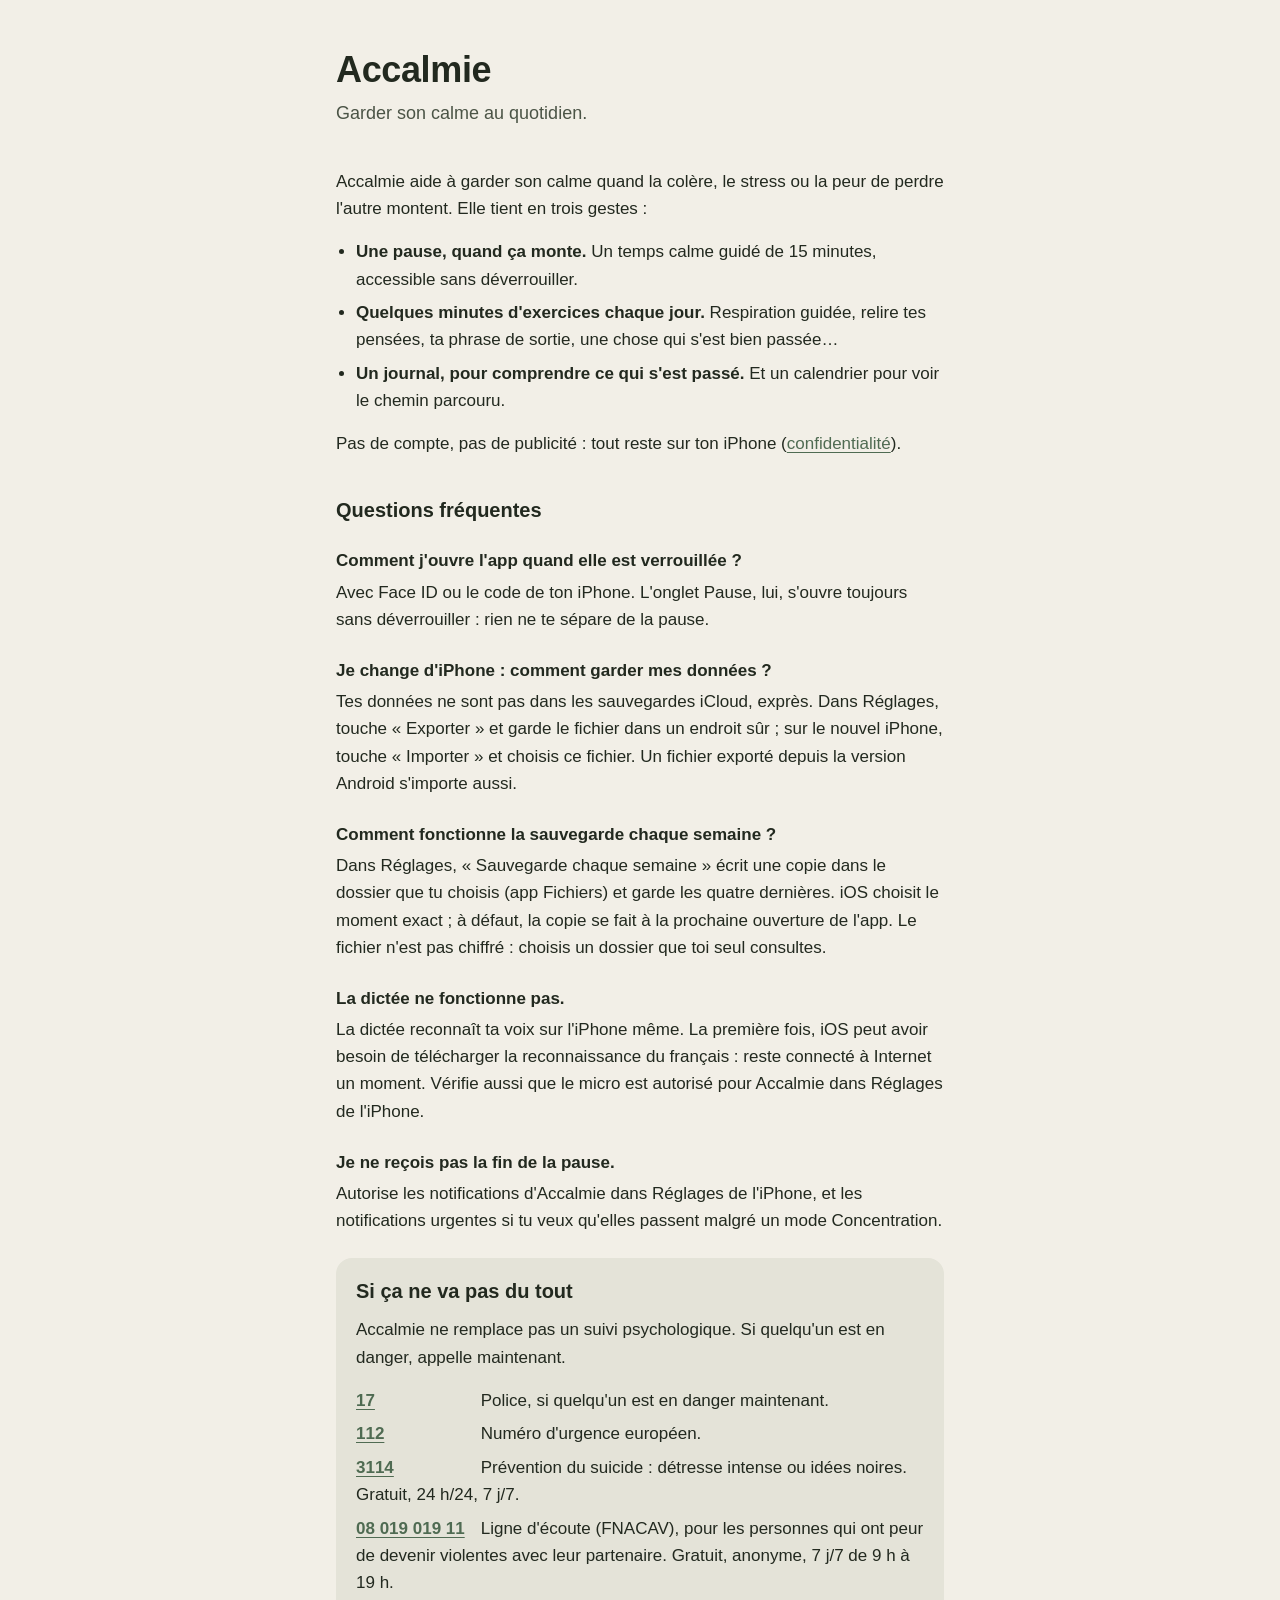
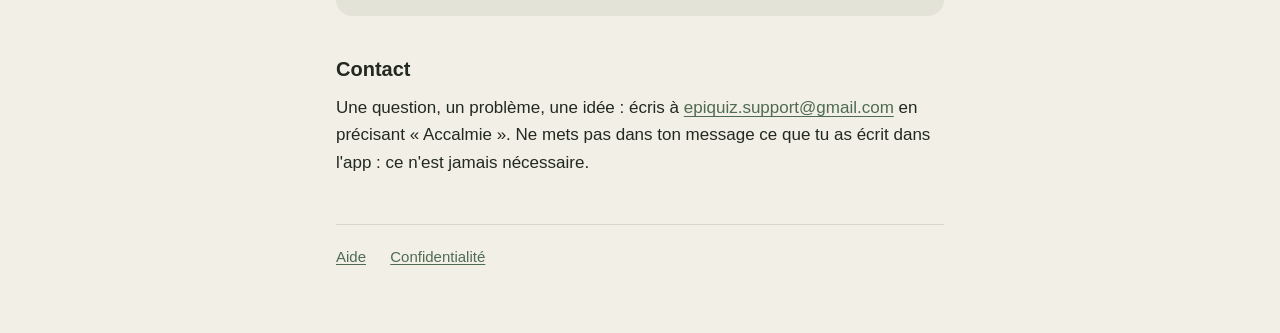
<file: index.html>
<!doctype html>
<html lang="fr">
<head>
  <meta charset="utf-8">
  <meta name="viewport" content="width=device-width, initial-scale=1">
  <title>Accalmie · Aide</title>
  <meta name="description" content="Accalmie, une app pour garder son calme au quotidien : une pause quand ça monte, quelques minutes d'exercices chaque jour, un journal. Aide et contact.">
  <link rel="stylesheet" href="style.css">
</head>
<body>
<main>
  <header>
    <h1 class="name">Accalmie</h1>
    <p class="tagline">Garder son calme au quotidien.</p>
  </header>

  <p>Accalmie aide à garder son calme quand la colère, le stress ou la peur de perdre l'autre
  montent. Elle tient en trois gestes :</p>
  <ul>
    <li><strong>Une pause, quand ça monte.</strong> Un temps calme guidé de 15 minutes, accessible
    sans déverrouiller.</li>
    <li><strong>Quelques minutes d'exercices chaque jour.</strong> Respiration guidée, relire tes
    pensées, ta phrase de sortie, une chose qui s'est bien passée…</li>
    <li><strong>Un journal, pour comprendre ce qui s'est passé.</strong> Et un calendrier pour voir
    le chemin parcouru.</li>
  </ul>
  <p>Pas de compte, pas de publicité : tout reste sur ton iPhone
  (<a href="confidentialite.html">confidentialité</a>).</p>

  <h2>Questions fréquentes</h2>

  <h3>Comment j'ouvre l'app quand elle est verrouillée ?</h3>
  <p>Avec Face ID ou le code de ton iPhone. L'onglet Pause, lui, s'ouvre toujours sans
  déverrouiller : rien ne te sépare de la pause.</p>

  <h3>Je change d'iPhone : comment garder mes données ?</h3>
  <p>Tes données ne sont pas dans les sauvegardes iCloud, exprès. Dans Réglages, touche
  « Exporter » et garde le fichier dans un endroit sûr ; sur le nouvel iPhone, touche
  « Importer » et choisis ce fichier. Un fichier exporté depuis la version Android s'importe
  aussi.</p>

  <h3>Comment fonctionne la sauvegarde chaque semaine ?</h3>
  <p>Dans Réglages, « Sauvegarde chaque semaine » écrit une copie dans le dossier que tu choisis
  (app Fichiers) et garde les quatre dernières. iOS choisit le moment exact ; à défaut, la copie
  se fait à la prochaine ouverture de l'app. Le fichier n'est pas chiffré : choisis un dossier
  que toi seul consultes.</p>

  <h3>La dictée ne fonctionne pas.</h3>
  <p>La dictée reconnaît ta voix sur l'iPhone même. La première fois, iOS peut avoir besoin de
  télécharger la reconnaissance du français : reste connecté à Internet un moment. Vérifie aussi
  que le micro est autorisé pour Accalmie dans Réglages de l'iPhone.</p>

  <h3>Je ne reçois pas la fin de la pause.</h3>
  <p>Autorise les notifications d'Accalmie dans Réglages de l'iPhone, et les notifications
  urgentes si tu veux qu'elles passent malgré un mode Concentration.</p>

  <div class="card">
    <h2 style="margin-top:0">Si ça ne va pas du tout</h2>
    <p>Accalmie ne remplace pas un suivi psychologique. Si quelqu'un est en danger, appelle
    maintenant.</p>
    <ul class="hotlines">
      <li><strong><a href="tel:17">17</a></strong> Police, si quelqu'un est en danger maintenant.</li>
      <li><strong><a href="tel:112">112</a></strong> Numéro d'urgence européen.</li>
      <li><strong><a href="tel:3114">3114</a></strong> Prévention du suicide : détresse intense ou
      idées noires. Gratuit, 24 h/24, 7 j/7.</li>
      <li><strong><a href="tel:0801901911">08 019 019 11</a></strong> Ligne d'écoute (FNACAV), pour
      les personnes qui ont peur de devenir violentes avec leur partenaire. Gratuit, anonyme,
      7 j/7 de 9 h à 19 h.</li>
    </ul>
  </div>

  <h2>Contact</h2>
  <p>Une question, un problème, une idée : écris à
  <a href="mailto:epiquiz.support@gmail.com?subject=Accalmie">epiquiz.support@gmail.com</a>
  en précisant « Accalmie ». Ne mets pas dans ton message ce que tu as écrit dans l'app :
  ce n'est jamais nécessaire.</p>

  <nav>
    <a href="./">Aide</a>
    <a href="confidentialite.html">Confidentialité</a>
  </nav>
</main>
</body>
</html>
</file>
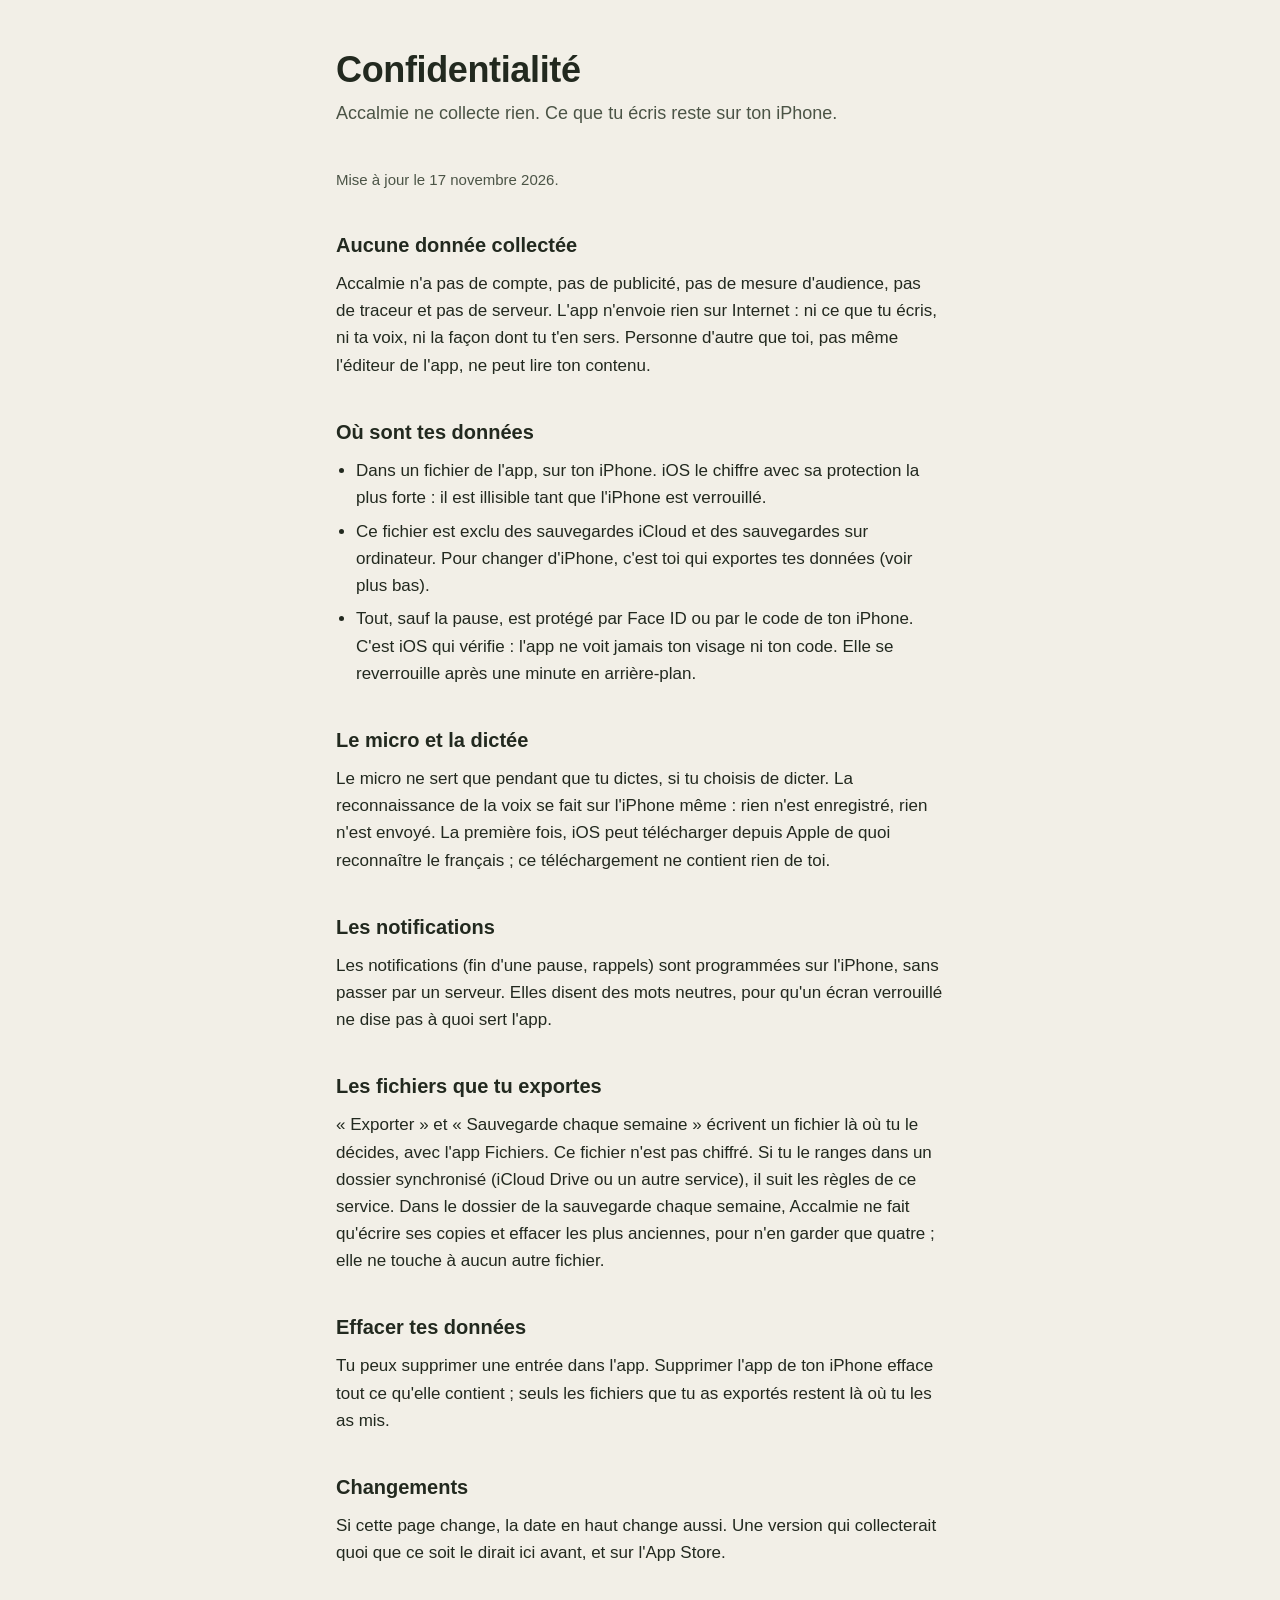
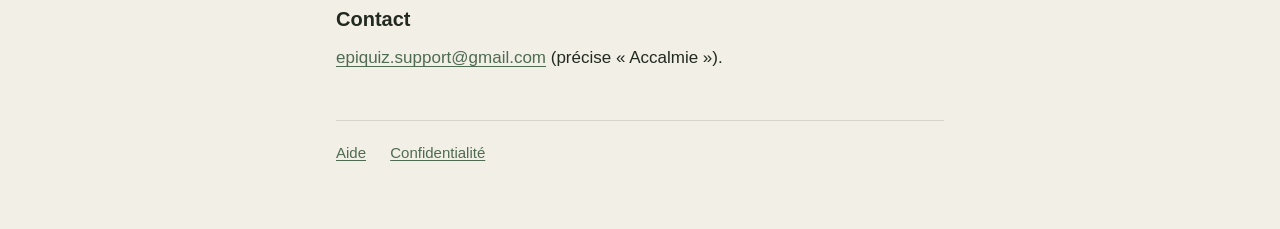
<file: confidentialite.html>
<!doctype html>
<html lang="fr">
<head>
  <meta charset="utf-8">
  <meta name="viewport" content="width=device-width, initial-scale=1">
  <title>Accalmie · Confidentialité</title>
  <meta name="description" content="Politique de confidentialité d'Accalmie : aucune donnée collectée, tout reste sur ton iPhone.">
  <link rel="stylesheet" href="style.css">
</head>
<body>
<main>
  <header>
    <h1 class="name">Confidentialité</h1>
    <p class="tagline">Accalmie ne collecte rien. Ce que tu écris reste sur ton iPhone.</p>
  </header>
  <p class="updated">Mise à jour le 17 novembre 2026.</p>

  <h2>Aucune donnée collectée</h2>
  <p>Accalmie n'a pas de compte, pas de publicité, pas de mesure d'audience, pas de traceur et pas
  de serveur. L'app n'envoie rien sur Internet : ni ce que tu écris, ni ta voix, ni la façon dont
  tu t'en sers. Personne d'autre que toi, pas même l'éditeur de l'app, ne peut lire ton contenu.</p>

  <h2>Où sont tes données</h2>
  <ul>
    <li>Dans un fichier de l'app, sur ton iPhone. iOS le chiffre avec sa protection la plus forte :
    il est illisible tant que l'iPhone est verrouillé.</li>
    <li>Ce fichier est exclu des sauvegardes iCloud et des sauvegardes sur ordinateur. Pour changer
    d'iPhone, c'est toi qui exportes tes données (voir plus bas).</li>
    <li>Tout, sauf la pause, est protégé par Face ID ou par le code de ton iPhone. C'est iOS qui
    vérifie : l'app ne voit jamais ton visage ni ton code. Elle se reverrouille après une minute
    en arrière-plan.</li>
  </ul>

  <h2>Le micro et la dictée</h2>
  <p>Le micro ne sert que pendant que tu dictes, si tu choisis de dicter. La reconnaissance de la
  voix se fait sur l'iPhone même : rien n'est enregistré, rien n'est envoyé. La première fois,
  iOS peut télécharger depuis Apple de quoi reconnaître le français ; ce téléchargement ne contient
  rien de toi.</p>

  <h2>Les notifications</h2>
  <p>Les notifications (fin d'une pause, rappels) sont programmées sur l'iPhone, sans passer par
  un serveur. Elles disent des mots neutres, pour qu'un écran verrouillé ne dise pas à quoi sert
  l'app.</p>

  <h2>Les fichiers que tu exportes</h2>
  <p>« Exporter » et « Sauvegarde chaque semaine » écrivent un fichier là où tu le décides, avec
  l'app Fichiers. Ce fichier n'est pas chiffré. Si tu le ranges dans un dossier synchronisé
  (iCloud Drive ou un autre service), il suit les règles de ce service. Dans le dossier de la
  sauvegarde chaque semaine, Accalmie ne fait qu'écrire ses copies et effacer les plus anciennes,
  pour n'en garder que quatre ; elle ne touche à aucun autre fichier.</p>

  <h2>Effacer tes données</h2>
  <p>Tu peux supprimer une entrée dans l'app. Supprimer l'app de ton iPhone efface tout ce qu'elle
  contient ; seuls les fichiers que tu as exportés restent là où tu les as mis.</p>

  <h2>Changements</h2>
  <p>Si cette page change, la date en haut change aussi. Une version qui collecterait quoi que ce
  soit le dirait ici avant, et sur l'App Store.</p>

  <h2>Contact</h2>
  <p><a href="mailto:epiquiz.support@gmail.com?subject=Accalmie">epiquiz.support@gmail.com</a>
  (précise « Accalmie »).</p>

  <nav>
    <a href="./">Aide</a>
    <a href="confidentialite.html">Confidentialité</a>
  </nav>
</main>
</body>
</html>
</file>
<file: style.css>
/* Accalmie's public pages: the app's two palettes, « Sauge et lin » by day and « nuit bleue » by
   night, the system's fonts, one column. */
:root {
  --ground: #f2efe7;
  --ink: #22291f;
  --muted: #4b5446;
  --accent: #4f6b52;
  --card: #e4e3d8;
  --line: #d7d6cb;
  color-scheme: light dark;
}
@media (prefers-color-scheme: dark) {
  :root {
    --ground: #11151b;
    --ink: #e1e6ec;
    --muted: #aeb8c3;
    --accent: #8fb1cf;
    --card: #1a2028;
    --line: #232a33;
  }
}
* { box-sizing: border-box; }
html { -webkit-text-size-adjust: 100%; }
body {
  margin: 0;
  background: var(--ground);
  color: var(--ink);
  font: 1.0625rem/1.6 -apple-system, BlinkMacSystemFont, "Segoe UI", Roboto, "Helvetica Neue", Arial, sans-serif;
}
main { max-width: 40rem; margin: 0 auto; padding: 3rem 1rem 4rem; }
header { margin-bottom: 2.5rem; }
.name { margin: 0; font-size: 2.25rem; line-height: 1.2; letter-spacing: -0.01em; }
.tagline { margin: 0.5rem 0 0; color: var(--muted); font-size: 1.125rem; }
h2 { margin: 2.5rem 0 0.75rem; font-size: 1.25rem; line-height: 1.3; }
h3 { margin: 1.5rem 0 0.25rem; font-size: 1.0625rem; }
p, ul { margin: 0 0 1rem; }
ul { padding-left: 1.25rem; }
li { margin-bottom: 0.4rem; }
a { color: var(--accent); text-underline-offset: 0.15em; }
a:focus-visible { outline: 2px solid var(--accent); outline-offset: 2px; border-radius: 2px; }
.card { background: var(--card); border-radius: 1rem; padding: 1.25rem 1.25rem 0.25rem; margin: 1.5rem 0; }
.hotlines { list-style: none; padding: 0; }
.hotlines strong { display: inline-block; min-width: 7.5rem; }
.updated { color: var(--muted); font-size: 0.9375rem; }
nav { margin-top: 3rem; padding-top: 1.25rem; border-top: 1px solid var(--line); color: var(--muted); font-size: 0.9375rem; }
nav a { margin-right: 1.25rem; }
</file>
